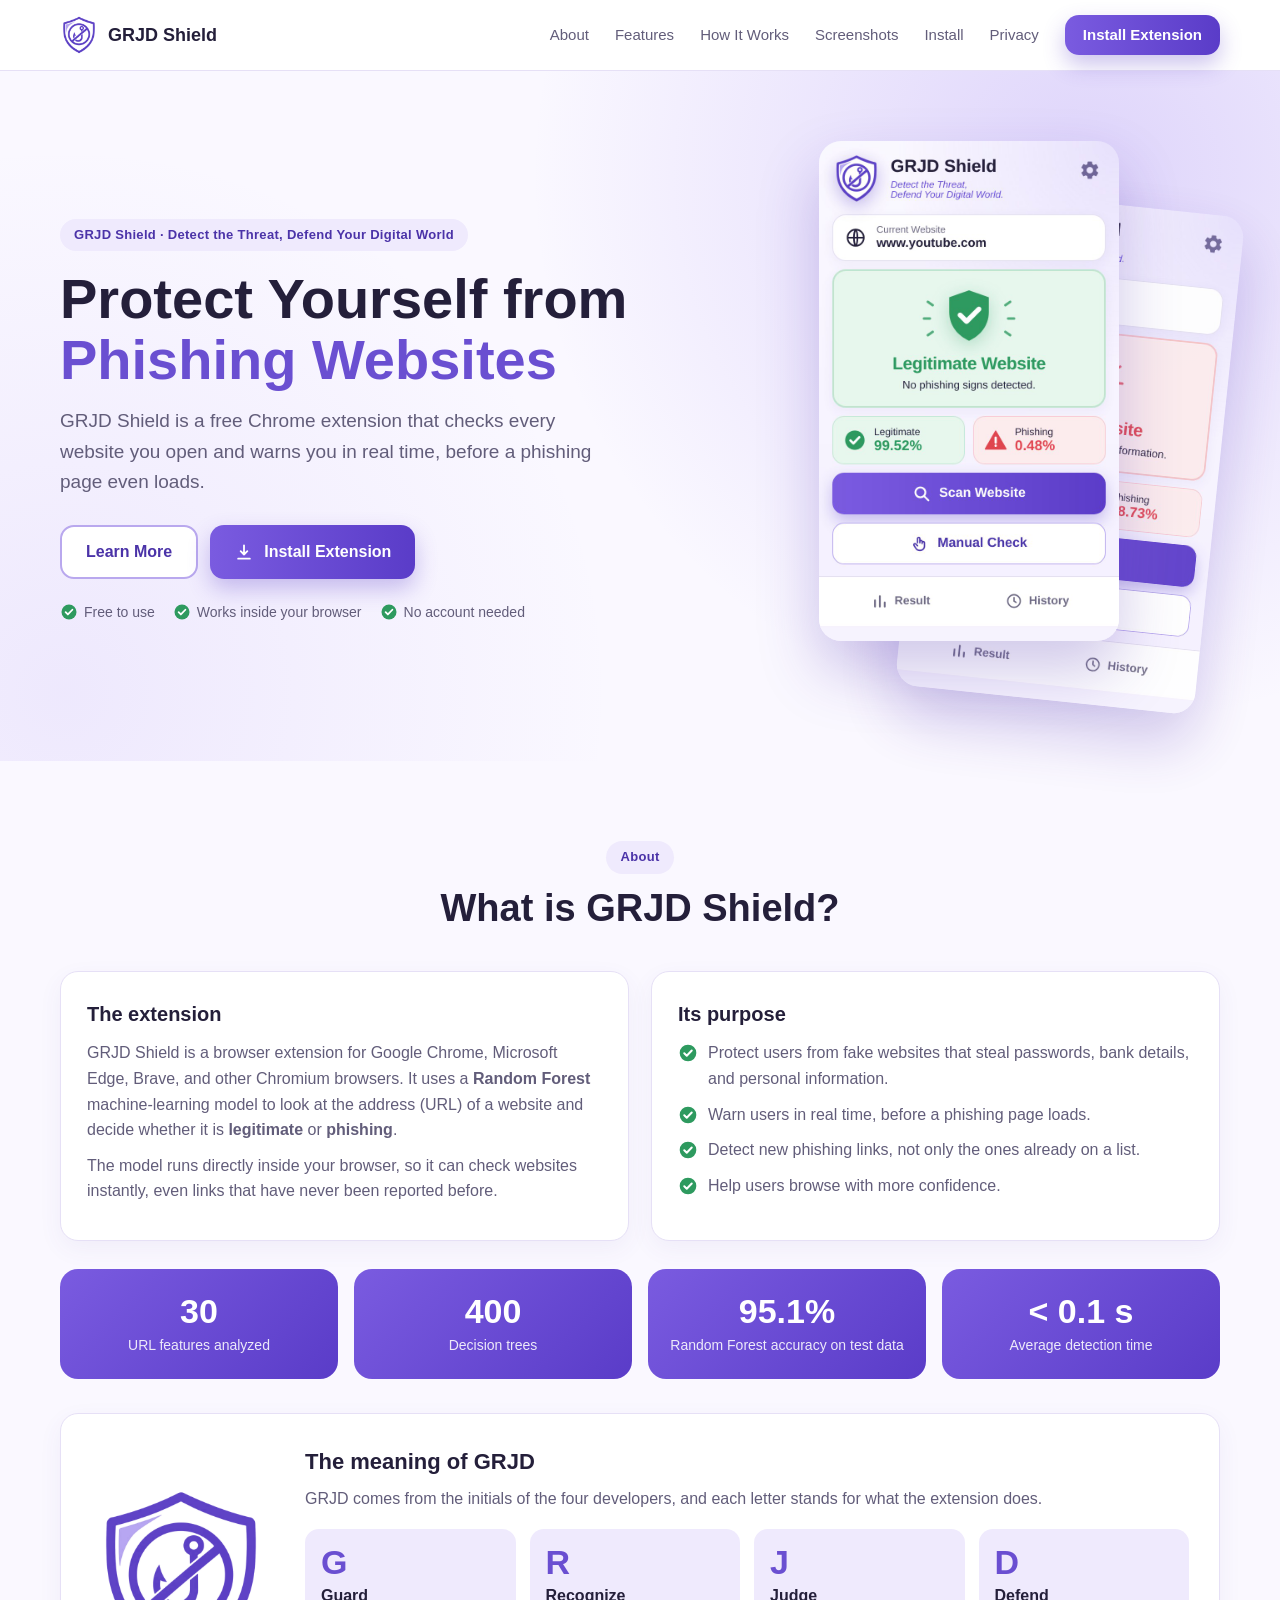
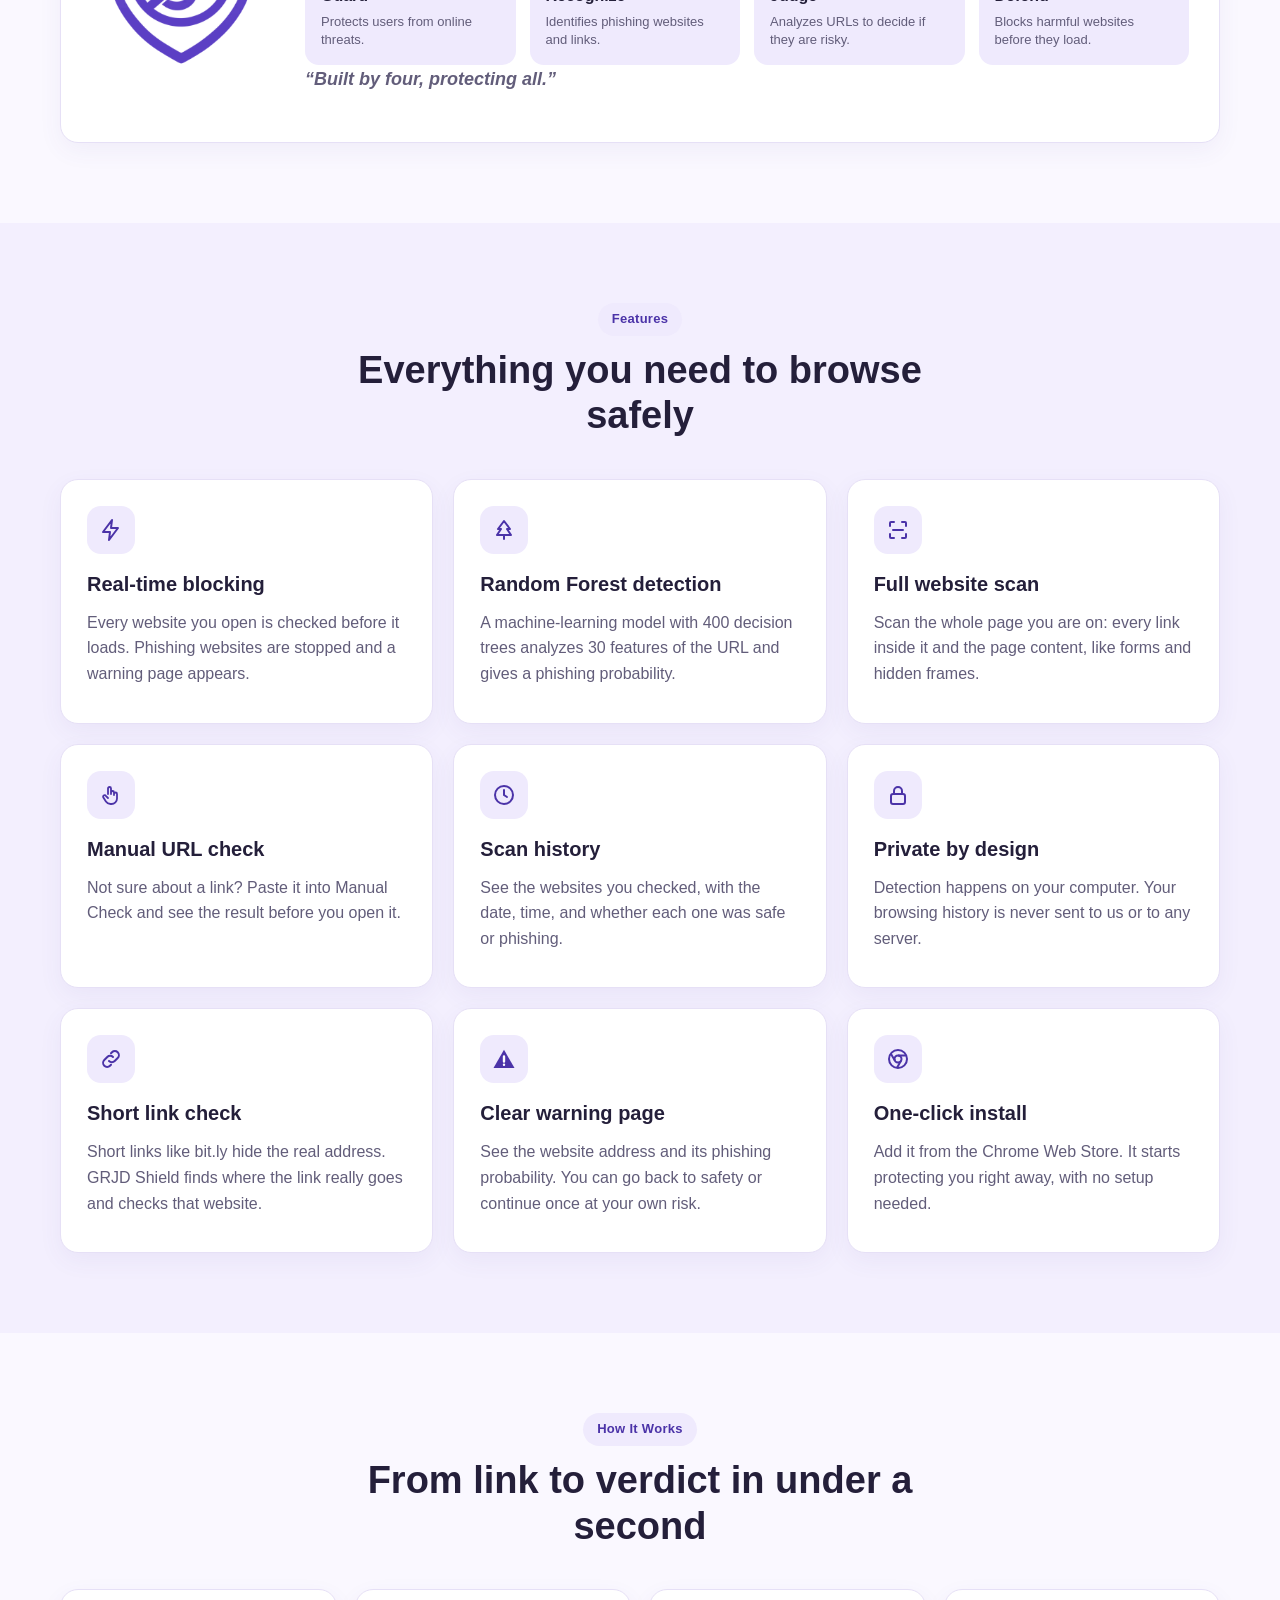
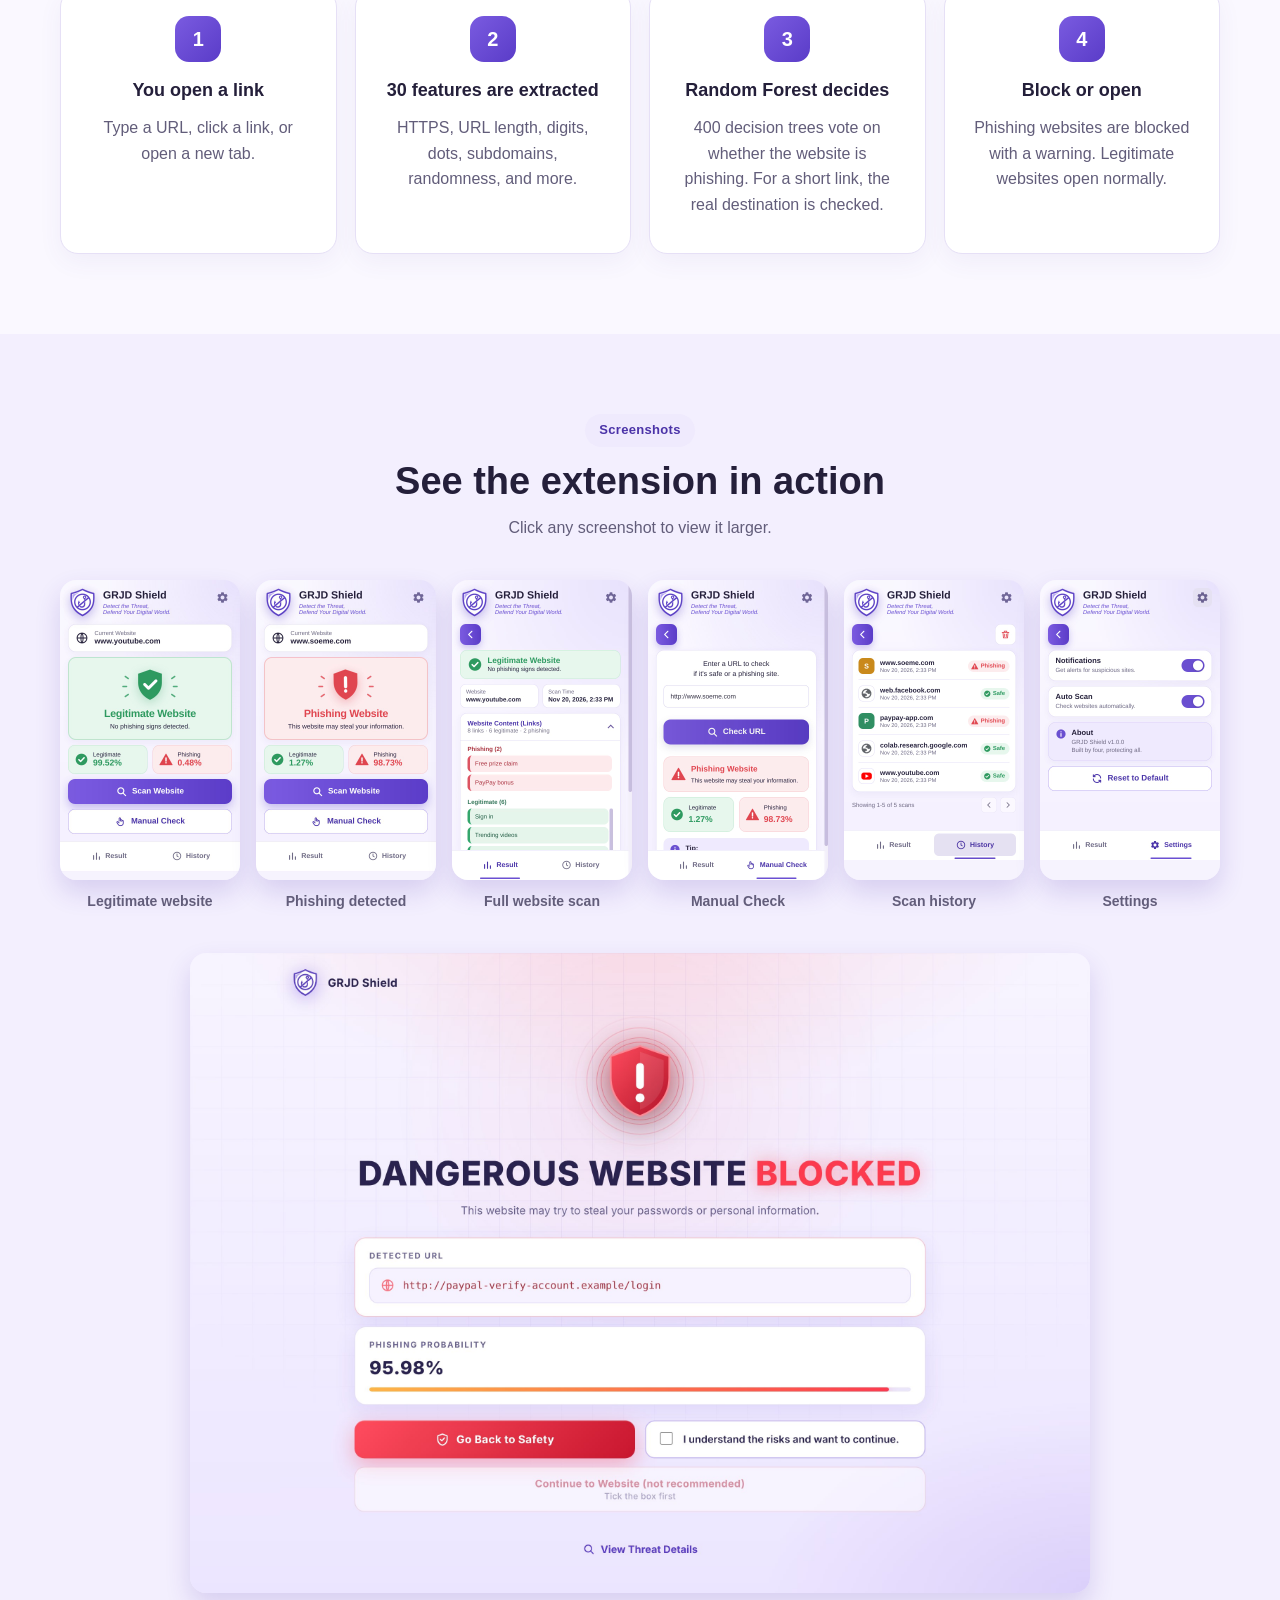
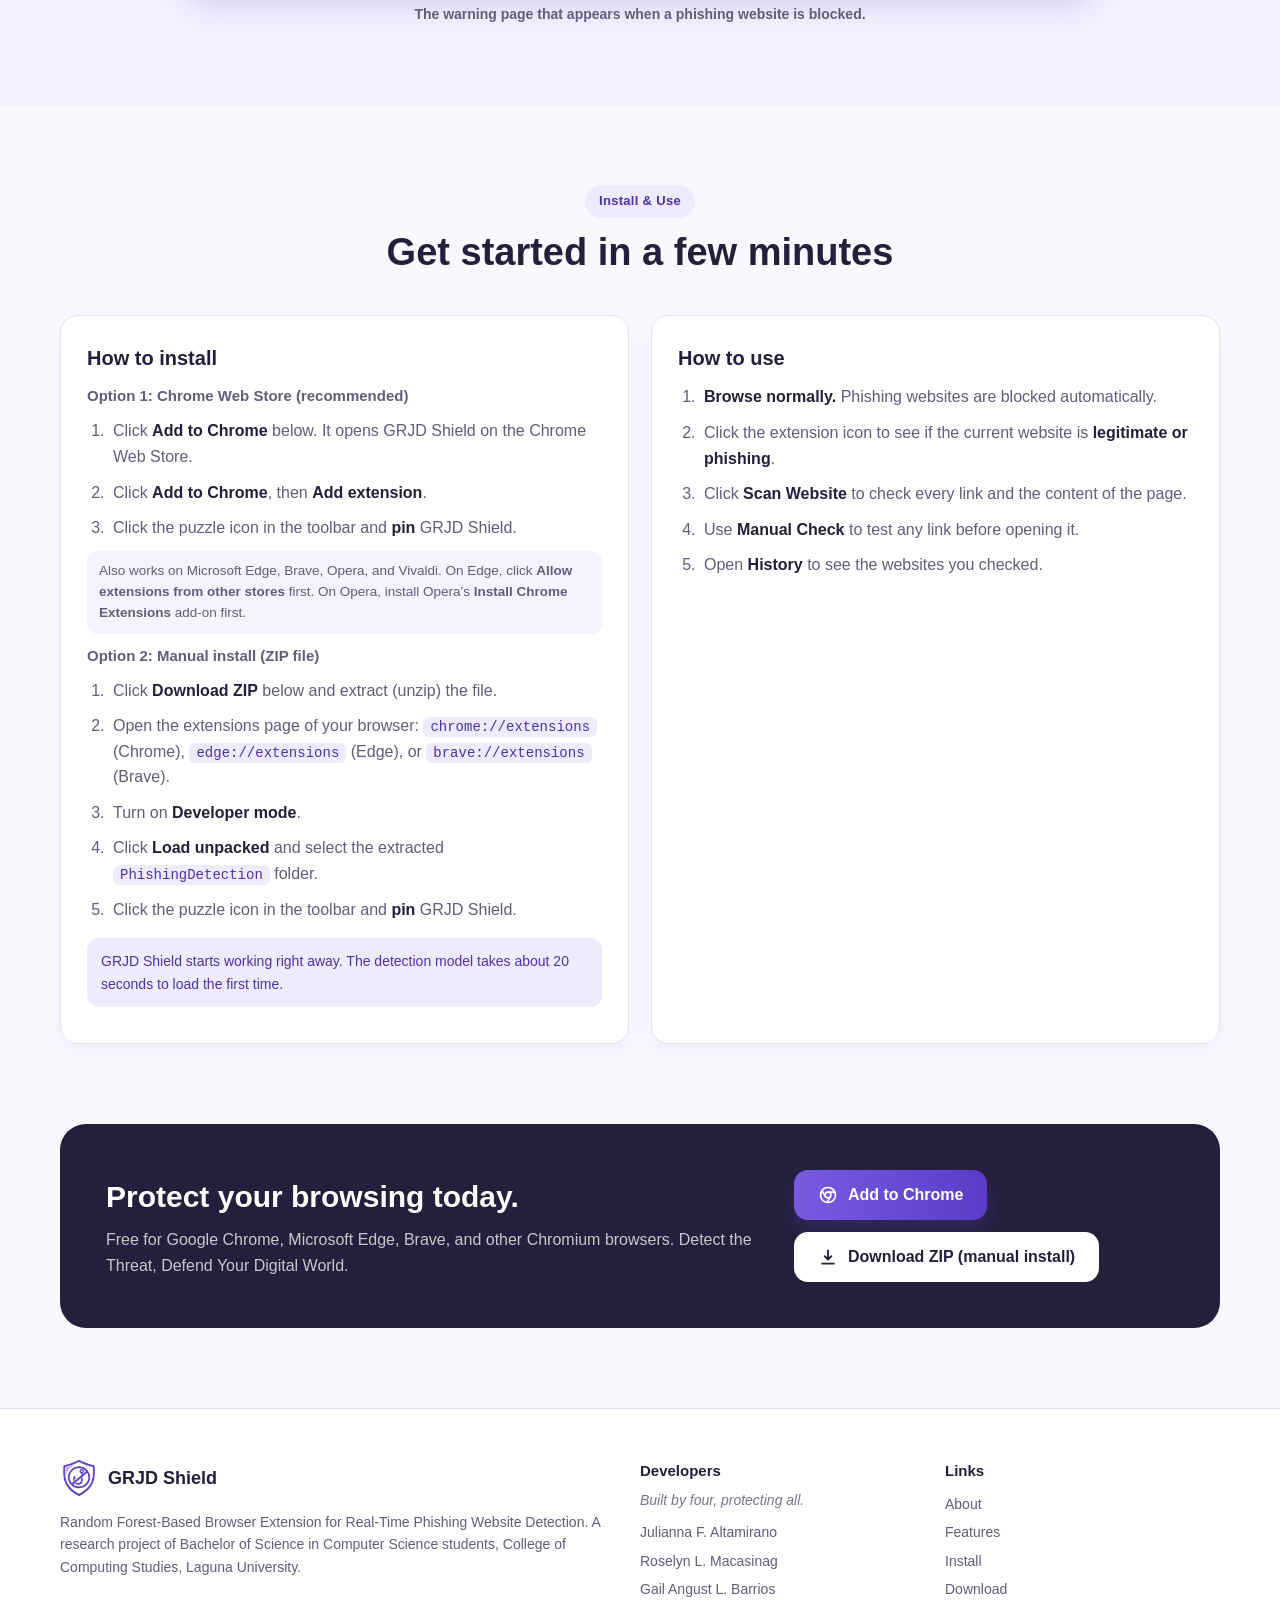
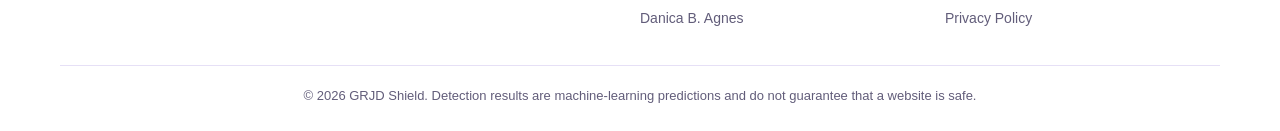
<file: index.html>
<!DOCTYPE html>
<html lang="en">
<head>
    <meta charset="UTF-8">
    <meta name="viewport" content="width=device-width, initial-scale=1.0">
    <title>GRJD Shield | Detect the Threat, Defend Your Digital World</title>
    <meta name="description" content="GRJD Shield is a free Chrome extension that uses a Random Forest model to detect and block phishing websites in real time, before the page loads.">
    <link rel="icon" href="images/icon.png">
    <link rel="stylesheet" href="style.css">
</head>
<body>

    <!-- ================= SVG ICONS ================= -->
    <svg width="0" height="0" style="position:absolute" aria-hidden="true">
        <defs>
            <linearGradient id="gShield" x1="0" y1="0" x2="1" y2="1">
                <stop offset="0" stop-color="#8a6be0"/>
                <stop offset="1" stop-color="#5b3fc4"/>
            </linearGradient>
        </defs>
        <symbol id="i-logo" viewBox="0 0 64 72"><path d="M32 2 60 12v22c0 18-12 31-28 36C16 65 4 52 4 34V12Z" fill="url(#gShield)"/><path d="M32 9 53 17v17c0 14-9 24-21 29Z" fill="#fff" opacity=".14"/><rect x="21" y="32" width="22" height="18" rx="3.5" fill="#fff"/><path d="M25 32v-5a7 7 0 0 1 14 0v5" fill="none" stroke="#fff" stroke-width="3.6"/><circle cx="32" cy="40" r="2.6" fill="#5b3fc4"/><path d="M32 41v4.5" stroke="#5b3fc4" stroke-width="2.4" stroke-linecap="round"/></symbol>
        <symbol id="i-bolt" viewBox="0 0 24 24"><path d="M13 2 4 14h7l-1 8 9-12h-7Z" fill="none" stroke="currentColor" stroke-width="2" stroke-linejoin="round"/></symbol>
        <symbol id="i-tree" viewBox="0 0 24 24"><path d="M12 3 6 11h3l-4 6h14l-4-6h3Zm0 14v4" fill="none" stroke="currentColor" stroke-width="2" stroke-linejoin="round" stroke-linecap="round"/></symbol>
        <symbol id="i-scan" viewBox="0 0 24 24"><path d="M4 8V5a1 1 0 0 1 1-1h3M16 4h3a1 1 0 0 1 1 1v3M20 16v3a1 1 0 0 1-1 1h-3M8 20H5a1 1 0 0 1-1-1v-3M7 12h10" fill="none" stroke="currentColor" stroke-width="2" stroke-linecap="round"/></symbol>
        <symbol id="i-hand" viewBox="0 0 24 24"><path d="M9 11V5.5a1.5 1.5 0 0 1 3 0V11m0-1.5a1.5 1.5 0 0 1 3 0V12m0-1a1.5 1.5 0 0 1 3 0v4.5A5.5 5.5 0 0 1 12.5 21h-1a5.5 5.5 0 0 1-4.6-2.5L4.4 14.6a1.5 1.5 0 0 1 2.4-1.8L9 15" fill="none" stroke="currentColor" stroke-width="1.8" stroke-linecap="round" stroke-linejoin="round"/></symbol>
        <symbol id="i-clock" viewBox="0 0 24 24"><circle cx="12" cy="12" r="9" fill="none" stroke="currentColor" stroke-width="2"/><path d="M12 7v5l3 2" fill="none" stroke="currentColor" stroke-width="2" stroke-linecap="round"/></symbol>
        <symbol id="i-lock" viewBox="0 0 24 24"><rect x="5" y="11" width="14" height="10" rx="2" fill="none" stroke="currentColor" stroke-width="2"/><path d="M8 11V8a4 4 0 0 1 8 0v3" fill="none" stroke="currentColor" stroke-width="2"/></symbol>
        <symbol id="i-check" viewBox="0 0 24 24"><circle cx="12" cy="12" r="10" fill="currentColor"/><path d="m7.5 12.3 3 3 6-6.3" fill="none" stroke="#fff" stroke-width="2.4" stroke-linecap="round" stroke-linejoin="round"/></symbol>
        <symbol id="i-alert" viewBox="0 0 24 24"><path d="M12 2.8 22.5 21H1.5Z" fill="currentColor"/><path d="M12 9.5v5M12 17.6v.1" stroke="#fff" stroke-width="2.4" stroke-linecap="round"/></symbol>
        <symbol id="i-download" viewBox="0 0 24 24"><path d="M12 4v11m0 0-4-4m4 4 4-4M5 20h14" fill="none" stroke="currentColor" stroke-width="2.2" stroke-linecap="round" stroke-linejoin="round"/></symbol>
        <symbol id="i-chrome" viewBox="0 0 24 24"><circle cx="12" cy="12" r="9" fill="none" stroke="currentColor" stroke-width="2"/><circle cx="12" cy="12" r="3.5" fill="none" stroke="currentColor" stroke-width="2"/><path d="M12 8.5h8M9 13.8 5 7M15 13.8l-4 7" stroke="currentColor" stroke-width="2"/></symbol>
        <symbol id="i-link" viewBox="0 0 24 24"><path d="M10 14a4 4 0 0 0 5.7 0l3-3a4 4 0 0 0-5.7-5.7l-1 1M14 10a4 4 0 0 0-5.7 0l-3 3a4 4 0 0 0 5.7 5.7l1-1" fill="none" stroke="currentColor" stroke-width="2" stroke-linecap="round" stroke-linejoin="round"/></symbol>
        <symbol id="i-menu" viewBox="0 0 24 24"><path d="M4 7h16M4 12h16M4 17h16" stroke="currentColor" stroke-width="2.2" stroke-linecap="round"/></symbol>
    </svg>

    <!-- ================= NAVIGATION ================= -->
    <header class="nav">
        <div class="wrap nav-inner">
            <a href="#top" class="brand">
                <img class="brand-logo" src="images/logo.png" alt="GRJD Shield logo">
                <span>GRJD Shield</span>
            </a>
            <button class="menu-btn" id="menuBtn" type="button" aria-label="Open menu" aria-expanded="false">
                <svg><use href="#i-menu"/></svg>
            </button>
            <nav class="links" id="navLinks">
                <a href="#about">About</a>
                <a href="#features">Features</a>
                <a href="#how">How It Works</a>
                <a href="#screenshots">Screenshots</a>
                <a href="#install">Install</a>
                <a href="privacy.html">Privacy</a>
                <a href="#download" class="btn btn-primary btn-small">Install Extension</a>
            </nav>
        </div>
    </header>

    <main id="top">

        <!-- ================= HERO ================= -->
        <section class="hero">
            <div class="wrap hero-inner">
                <div class="hero-text">
                    <span class="pill">GRJD Shield · Detect the Threat, Defend Your Digital World</span>
                    <h1>Protect Yourself from <span>Phishing Websites</span></h1>
                    <p class="lead">
                        GRJD Shield is a free Chrome extension that checks every
                        website you open and warns you in real time, before a phishing page even loads.
                    </p>
                    <div class="hero-buttons">
                        <a href="#about" class="btn btn-outline">Learn More</a>
                        <a href="#download" class="btn btn-primary">
                            <svg aria-hidden="true"><use href="#i-download"/></svg>
                            Install Extension
                        </a>
                    </div>
                    <ul class="hero-points">
                        <li><svg aria-hidden="true"><use href="#i-check"/></svg>Free to use</li>
                        <li><svg aria-hidden="true"><use href="#i-check"/></svg>Works inside your browser</li>
                        <li><svg aria-hidden="true"><use href="#i-check"/></svg>No account needed</li>
                    </ul>
                </div>

                <div class="hero-visual" aria-hidden="true">
                    <img class="shot shot-back" src="images/popup-phishing.jpg" alt="">
                    <img class="shot shot-front" src="images/popup-home.jpg" alt="">
                </div>
            </div>
        </section>

        <!-- ================= ABOUT / PURPOSE ================= -->
        <section class="section" id="about">
            <div class="wrap">
                <div class="section-head">
                    <span class="eyebrow">About</span>
                    <h2>What is GRJD Shield?</h2>
                </div>

                <div class="about-grid">
                    <div class="card about-card">
                        <h3>The extension</h3>
                        <p>
                            GRJD Shield is a browser extension for Google Chrome, Microsoft Edge, Brave, and other Chromium browsers.
                            It uses a <strong>Random Forest</strong> machine-learning model to look at
                            the address (URL) of a website and decide whether it is
                            <strong>legitimate</strong> or <strong>phishing</strong>.
                        </p>
                        <p>
                            The model runs directly inside your browser, so it can check websites
                            instantly, even links that have never been reported before.
                        </p>
                    </div>

                    <div class="card about-card">
                        <h3>Its purpose</h3>
                        <ul class="check-list">
                            <li><svg aria-hidden="true"><use href="#i-check"/></svg>Protect users from fake websites that steal passwords, bank details, and personal information.</li>
                            <li><svg aria-hidden="true"><use href="#i-check"/></svg>Warn users in real time, before a phishing page loads.</li>
                            <li><svg aria-hidden="true"><use href="#i-check"/></svg>Detect new phishing links, not only the ones already on a list.</li>
                            <li><svg aria-hidden="true"><use href="#i-check"/></svg>Help users browse with more confidence.</li>
                        </ul>
                    </div>
                </div>

                <div class="stats">
                    <div class="stat"><strong>30</strong><span>URL features analyzed</span></div>
                    <div class="stat"><strong>400</strong><span>Decision trees</span></div>
                    <div class="stat"><strong>95.1%</strong><span>Random Forest accuracy on test data</span></div>
                    <div class="stat"><strong>&lt; 0.1 s</strong><span>Average detection time</span></div>
                </div>

                <div class="name-block">
                    <img class="name-logo" src="images/logo.png" alt="GRJD Shield logo">
                    <div class="name-text">
                        <h3>The meaning of GRJD</h3>
                        <p>GRJD comes from the initials of the four developers, and each letter stands for what the extension does.</p>
                        <div class="letters">
                            <div class="letter"><strong>G</strong><span>Guard</span><small>Protects users from online threats.</small></div>
                            <div class="letter"><strong>R</strong><span>Recognize</span><small>Identifies phishing websites and links.</small></div>
                            <div class="letter"><strong>J</strong><span>Judge</span><small>Analyzes URLs to decide if they are risky.</small></div>
                            <div class="letter"><strong>D</strong><span>Defend</span><small>Blocks harmful websites before they load.</small></div>
                        </div>
                        <p class="name-tag">&ldquo;Built by four, protecting all.&rdquo;</p>
                    </div>
                </div>
            </div>
        </section>

        <!-- ================= FEATURES ================= -->
        <section class="section section-tint" id="features">
            <div class="wrap">
                <div class="section-head">
                    <span class="eyebrow">Features</span>
                    <h2>Everything you need to browse safely</h2>
                </div>

                <div class="feature-grid">
                    <article class="card feature">
                        <span class="feature-icon"><svg aria-hidden="true"><use href="#i-bolt"/></svg></span>
                        <h3>Real-time blocking</h3>
                        <p>Every website you open is checked before it loads. Phishing websites are stopped and a warning page appears.</p>
                    </article>
                    <article class="card feature">
                        <span class="feature-icon"><svg aria-hidden="true"><use href="#i-tree"/></svg></span>
                        <h3>Random Forest detection</h3>
                        <p>A machine-learning model with 400 decision trees analyzes 30 features of the URL and gives a phishing probability.</p>
                    </article>
                    <article class="card feature">
                        <span class="feature-icon"><svg aria-hidden="true"><use href="#i-scan"/></svg></span>
                        <h3>Full website scan</h3>
                        <p>Scan the whole page you are on: every link inside it and the page content, like forms and hidden frames.</p>
                    </article>
                    <article class="card feature">
                        <span class="feature-icon"><svg aria-hidden="true"><use href="#i-hand"/></svg></span>
                        <h3>Manual URL check</h3>
                        <p>Not sure about a link? Paste it into Manual Check and see the result before you open it.</p>
                    </article>
                    <article class="card feature">
                        <span class="feature-icon"><svg aria-hidden="true"><use href="#i-clock"/></svg></span>
                        <h3>Scan history</h3>
                        <p>See the websites you checked, with the date, time, and whether each one was safe or phishing.</p>
                    </article>
                    <article class="card feature">
                        <span class="feature-icon"><svg aria-hidden="true"><use href="#i-lock"/></svg></span>
                        <h3>Private by design</h3>
                        <p>Detection happens on your computer. Your browsing history is never sent to us or to any server.</p>
                    </article>
                    <article class="card feature">
                        <span class="feature-icon"><svg aria-hidden="true"><use href="#i-link"/></svg></span>
                        <h3>Short link check</h3>
                        <p>Short links like bit.ly hide the real address. GRJD Shield finds where the link really goes and checks that website.</p>
                    </article>
                    <article class="card feature">
                        <span class="feature-icon"><svg aria-hidden="true"><use href="#i-alert"/></svg></span>
                        <h3>Clear warning page</h3>
                        <p>See the website address and its phishing probability. You can go back to safety or continue once at your own risk.</p>
                    </article>
                    <article class="card feature">
                        <span class="feature-icon"><svg aria-hidden="true"><use href="#i-chrome"/></svg></span>
                        <h3>One-click install</h3>
                        <p>Add it from the Chrome Web Store. It starts protecting you right away, with no setup needed.</p>
                    </article>
                </div>
            </div>
        </section>

        <!-- ================= HOW IT WORKS ================= -->
        <section class="section" id="how">
            <div class="wrap">
                <div class="section-head">
                    <span class="eyebrow">How It Works</span>
                    <h2>From link to verdict in under a second</h2>
                </div>

                <ol class="steps">
                    <li class="card step">
                        <span class="step-num">1</span>
                        <h3>You open a link</h3>
                        <p>Type a URL, click a link, or open a new tab.</p>
                    </li>
                    <li class="card step">
                        <span class="step-num">2</span>
                        <h3>30 features are extracted</h3>
                        <p>HTTPS, URL length, digits, dots, subdomains, randomness, and more.</p>
                    </li>
                    <li class="card step">
                        <span class="step-num">3</span>
                        <h3>Random Forest decides</h3>
                        <p>400 decision trees vote on whether the website is phishing. For a short link, the real destination is checked.</p>
                    </li>
                    <li class="card step">
                        <span class="step-num">4</span>
                        <h3>Block or open</h3>
                        <p>Phishing websites are blocked with a warning. Legitimate websites open normally.</p>
                    </li>
                </ol>
            </div>
        </section>

        <!-- ================= SCREENSHOTS ================= -->
        <section class="section section-tint" id="screenshots">
            <div class="wrap">
                <div class="section-head">
                    <span class="eyebrow">Screenshots</span>
                    <h2>See the extension in action</h2>
                    <p class="sub">Click any screenshot to view it larger.</p>
                </div>

                <div class="gallery">
                    <figure><img src="images/popup-home.jpg" alt="Extension popup showing a legitimate website"><figcaption>Legitimate website</figcaption></figure>
                    <figure><img src="images/popup-phishing.jpg" alt="Extension popup showing a phishing website"><figcaption>Phishing detected</figcaption></figure>
                    <figure><img src="images/popup-scan.jpg" alt="Scan result showing the links inside a website"><figcaption>Full website scan</figcaption></figure>
                    <figure><img src="images/popup-manual.jpg" alt="Manual Check of a URL"><figcaption>Manual Check</figcaption></figure>
                    <figure><img src="images/popup-history.jpg" alt="Scan history list"><figcaption>Scan history</figcaption></figure>
                    <figure><img src="images/popup-settings.jpg" alt="Settings page"><figcaption>Settings</figcaption></figure>
                </div>

                <figure class="wide-shot">
                    <img src="images/warning-page-v3.jpg" alt="Warning page shown when a phishing website is blocked">
                    <figcaption>The warning page that appears when a phishing website is blocked.</figcaption>
                </figure>
            </div>
        </section>

        <!-- ================= INSTALL & USE ================= -->
        <section class="section" id="install">
            <div class="wrap">
                <div class="section-head">
                    <span class="eyebrow">Install &amp; Use</span>
                    <h2>Get started in a few minutes</h2>
                </div>

                <div class="install-grid">
                    <div class="card">
                        <h3>How to install</h3>

                        <p class="install-sub"><strong>Option 1: Chrome Web Store (recommended)</strong></p>
                        <ol class="num-list">
                            <li>Click <strong>Add to Chrome</strong> below. It opens GRJD Shield on the Chrome Web Store.</li>
                            <li>Click <strong>Add to Chrome</strong>, then <strong>Add extension</strong>.</li>
                            <li>Click the puzzle icon in the toolbar and <strong>pin</strong> GRJD Shield.</li>
                        </ol>
                        <p class="install-hint">Also works on Microsoft Edge, Brave, Opera, and Vivaldi. On Edge, click <strong>Allow extensions from other stores</strong> first. On Opera, install Opera's <strong>Install Chrome Extensions</strong> add-on first.</p>

                        <p class="install-sub"><strong>Option 2: Manual install (ZIP file)</strong></p>
                        <ol class="num-list">
                            <li>Click <strong>Download ZIP</strong> below and extract (unzip) the file.</li>
                            <li>Open the extensions page of your browser: <code>chrome://extensions</code> (Chrome), <code>edge://extensions</code> (Edge), or <code>brave://extensions</code> (Brave).</li>
                            <li>Turn on <strong>Developer mode</strong>.</li>
                            <li>Click <strong>Load unpacked</strong> and select the extracted <code>PhishingDetection</code> folder.</li>
                            <li>Click the puzzle icon in the toolbar and <strong>pin</strong> GRJD Shield.</li>
                        </ol>

                        <p class="note">GRJD Shield starts working right away. The detection model takes about 20 seconds to load the first time.</p>
                    </div>

                    <div class="card">
                        <h3>How to use</h3>
                        <ol class="num-list">
                            <li><strong>Browse normally.</strong> Phishing websites are blocked automatically.</li>
                            <li>Click the extension icon to see if the current website is <strong>legitimate or phishing</strong>.</li>
                            <li>Click <strong>Scan Website</strong> to check every link and the content of the page.</li>
                            <li>Use <strong>Manual Check</strong> to test any link before opening it.</li>
                            <li>Open <strong>History</strong> to see the websites you checked.</li>
                        </ol>
                    </div>
                </div>
            </div>
        </section>

        <!-- ================= DOWNLOAD ================= -->
        <section class="download" id="download">
            <div class="wrap download-inner">
                <div>
                    <h2>Protect your browsing today.</h2>
                    <p>Free for Google Chrome, Microsoft Edge, Brave, and other Chromium browsers. Detect the Threat, Defend Your Digital World.</p>
                </div>
                <div class="download-buttons">
                    <!-- The Chrome Web Store link is set in script.js (CHROME_WEB_STORE_URL) -->
                    <a href="#download" class="btn btn-primary is-disabled" id="storeButton" aria-disabled="true" target="_blank" rel="noopener">
                        <svg aria-hidden="true"><use href="#i-chrome"/></svg>
                        <span id="storeButtonText">Add to Chrome</span>
                    </a>
                    <!-- PALITAN: ilagay ang zip ng extension sa downloads/PhishingDetection.zip -->
                    <a href="downloads/PhishingDetection.zip" class="btn btn-light" download>
                        <svg aria-hidden="true"><use href="#i-download"/></svg>
                        Download ZIP (manual install)
                    </a>
                </div>
            </div>
        </section>
    </main>

    <!-- ================= FOOTER ================= -->
    <footer class="footer">
        <div class="wrap footer-inner">
            <div class="footer-brand">
                <a href="#top" class="brand">
                    <img class="brand-logo" src="images/logo.png" alt="GRJD Shield logo">
                    <span>GRJD Shield</span>
                </a>
                <p>
                    Random Forest-Based Browser Extension for Real-Time Phishing Website Detection.
                    A research project of Bachelor of Science in Computer Science students,
                    College of Computing Studies, Laguna University.
                </p>
            </div>
            <div>
                <h4>Developers</h4>
                <p class="footer-tag">Built by four, protecting all.</p>
                <ul>
                    <li>Julianna F. Altamirano</li>
                    <li>Roselyn L. Macasinag</li>
                    <li>Gail Angust L. Barrios</li>
                    <li>Danica B. Agnes</li>
                </ul>
            </div>
            <div>
                <h4>Links</h4>
                <ul>
                    <li><a href="#about">About</a></li>
                    <li><a href="#features">Features</a></li>
                    <li><a href="#install">Install</a></li>
                    <li><a href="#download">Download</a></li>
                    <li><a href="privacy.html">Privacy Policy</a></li>
                </ul>
            </div>
        </div>
        <p class="copyright">&copy; <span id="year">2026</span> GRJD Shield. Detection results are machine-learning predictions and do not guarantee that a website is safe.</p>
    </footer>

    <!-- screenshot viewer -->
    <div class="lightbox" id="lightbox" hidden>
        <button type="button" class="lightbox-close" id="lightboxClose" aria-label="Close">&times;</button>
        <img id="lightboxImg" alt="">
    </div>

    <script src="script.js"></script>
</body>
</html>
</file>
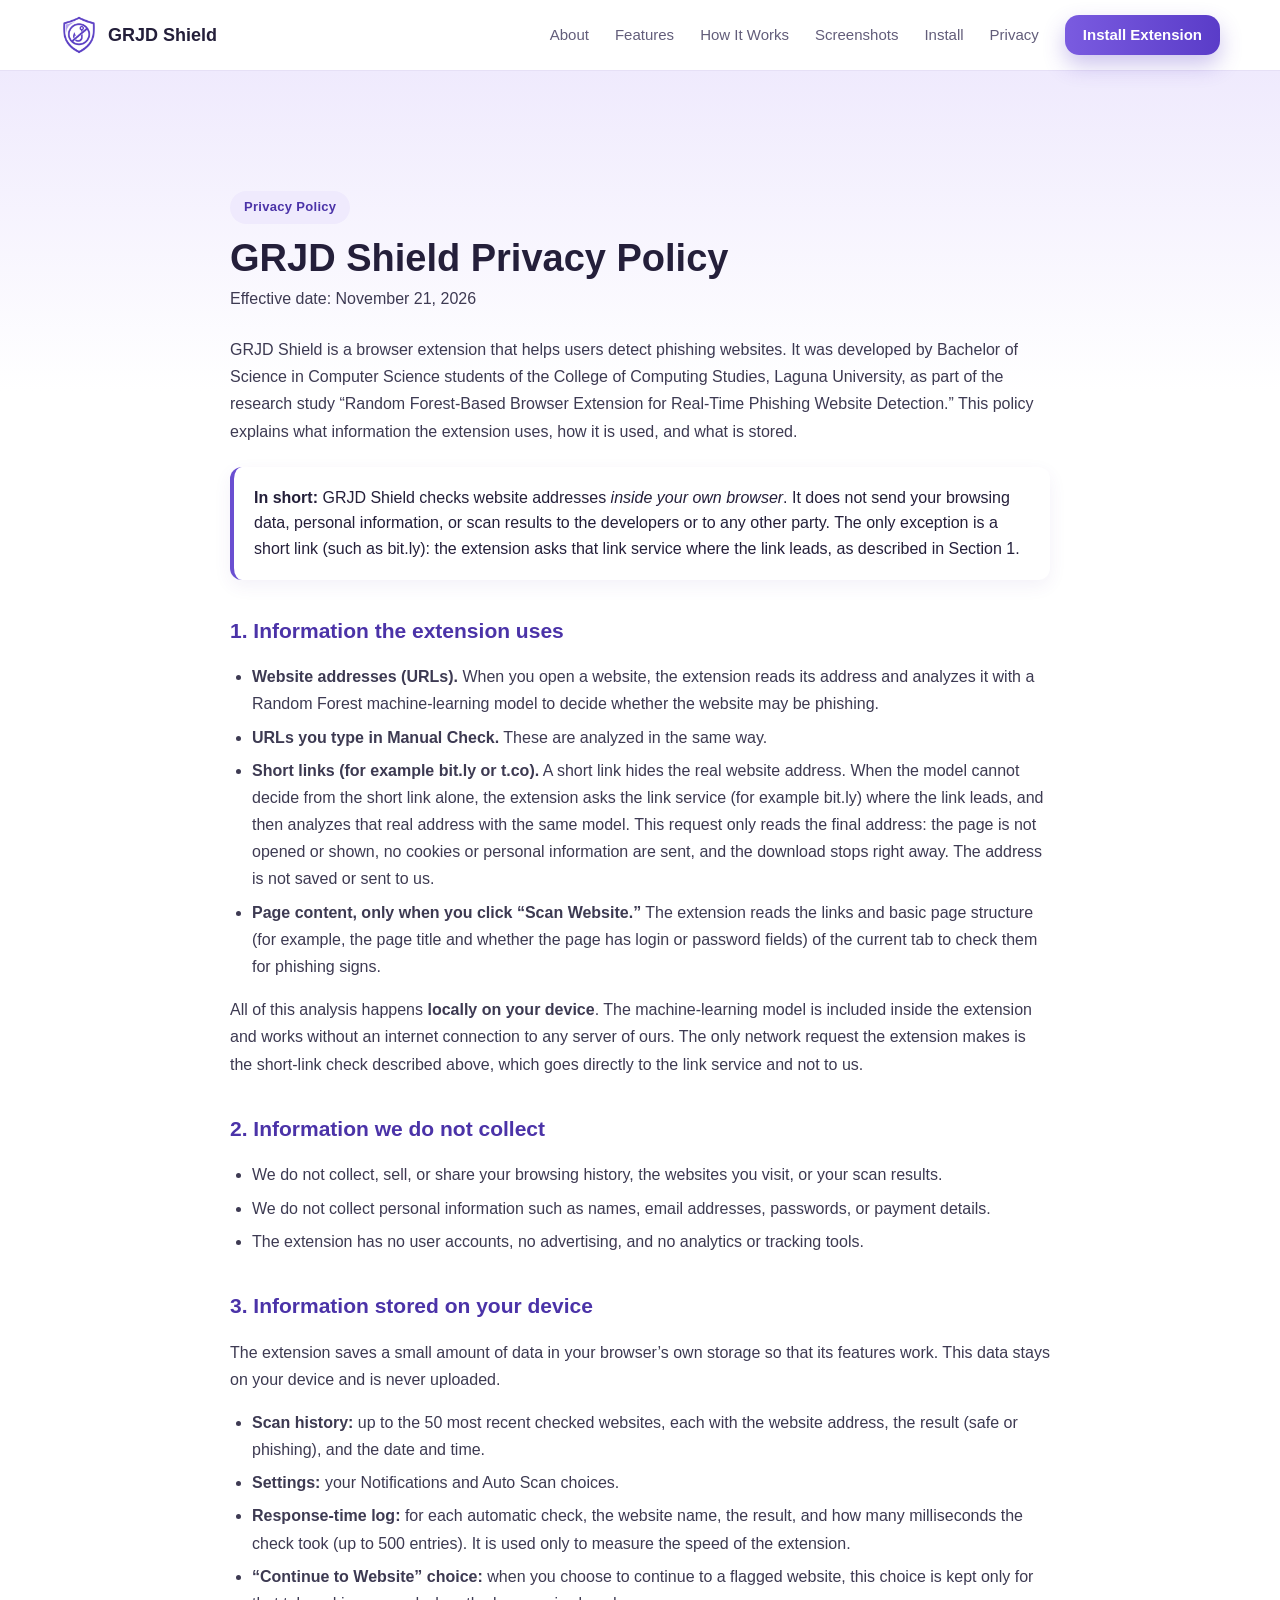
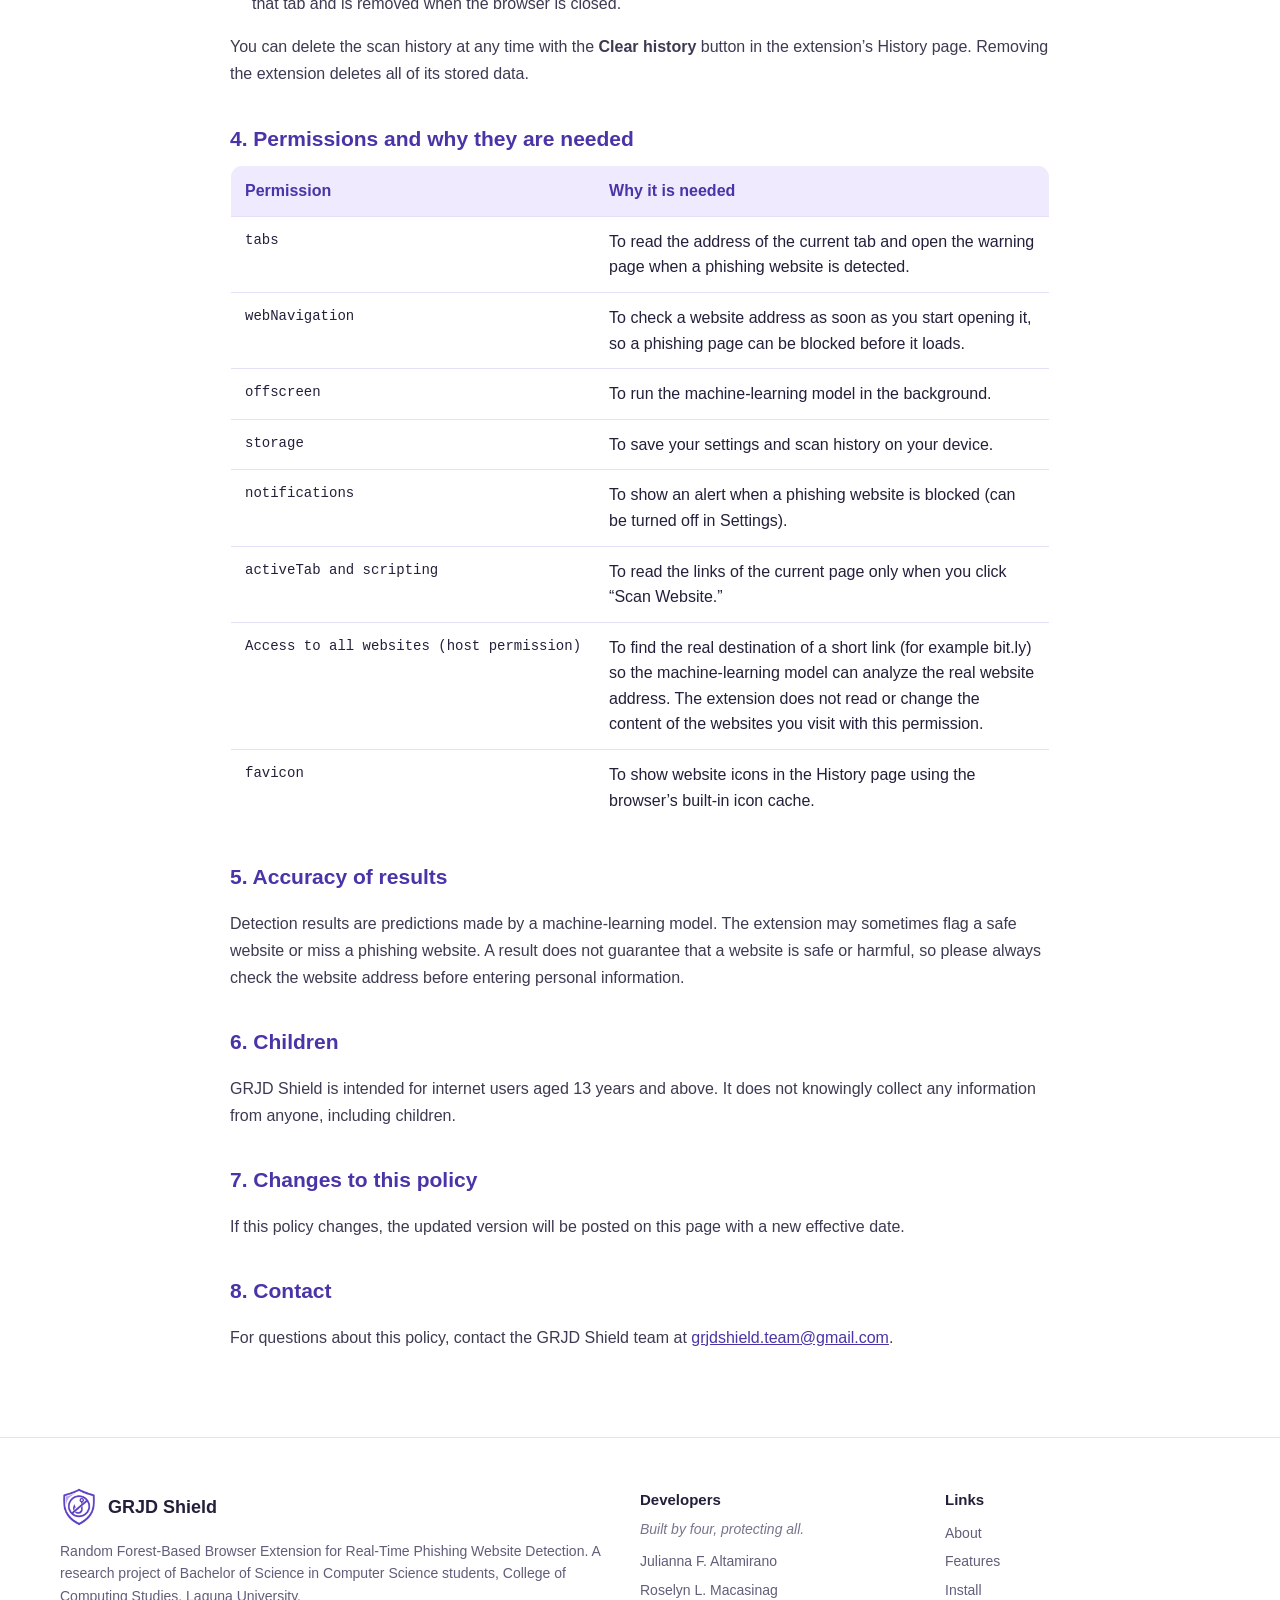
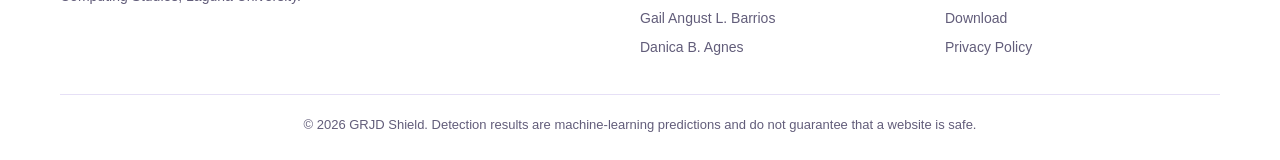
<file: privacy.html>
<!DOCTYPE html>
<html lang="en">
<head>
    <meta charset="UTF-8">
    <meta name="viewport" content="width=device-width, initial-scale=1.0">
    <title>Privacy Policy | GRJD Shield</title>
    <meta name="description" content="GRJD Shield is a free Chrome extension that uses a Random Forest model to detect and block phishing websites in real time, before the page loads.">
    <link rel="icon" href="images/icon.png">
    <link rel="stylesheet" href="style.css">
</head>
<body>

    <!-- ================= SVG ICONS ================= -->
    <svg width="0" height="0" style="position:absolute" aria-hidden="true">
        <defs>
            <linearGradient id="gShield" x1="0" y1="0" x2="1" y2="1">
                <stop offset="0" stop-color="#8a6be0"/>
                <stop offset="1" stop-color="#5b3fc4"/>
            </linearGradient>
        </defs>
        <symbol id="i-logo" viewBox="0 0 64 72"><path d="M32 2 60 12v22c0 18-12 31-28 36C16 65 4 52 4 34V12Z" fill="url(#gShield)"/><path d="M32 9 53 17v17c0 14-9 24-21 29Z" fill="#fff" opacity=".14"/><rect x="21" y="32" width="22" height="18" rx="3.5" fill="#fff"/><path d="M25 32v-5a7 7 0 0 1 14 0v5" fill="none" stroke="#fff" stroke-width="3.6"/><circle cx="32" cy="40" r="2.6" fill="#5b3fc4"/><path d="M32 41v4.5" stroke="#5b3fc4" stroke-width="2.4" stroke-linecap="round"/></symbol>
        <symbol id="i-bolt" viewBox="0 0 24 24"><path d="M13 2 4 14h7l-1 8 9-12h-7Z" fill="none" stroke="currentColor" stroke-width="2" stroke-linejoin="round"/></symbol>
        <symbol id="i-tree" viewBox="0 0 24 24"><path d="M12 3 6 11h3l-4 6h14l-4-6h3Zm0 14v4" fill="none" stroke="currentColor" stroke-width="2" stroke-linejoin="round" stroke-linecap="round"/></symbol>
        <symbol id="i-scan" viewBox="0 0 24 24"><path d="M4 8V5a1 1 0 0 1 1-1h3M16 4h3a1 1 0 0 1 1 1v3M20 16v3a1 1 0 0 1-1 1h-3M8 20H5a1 1 0 0 1-1-1v-3M7 12h10" fill="none" stroke="currentColor" stroke-width="2" stroke-linecap="round"/></symbol>
        <symbol id="i-hand" viewBox="0 0 24 24"><path d="M9 11V5.5a1.5 1.5 0 0 1 3 0V11m0-1.5a1.5 1.5 0 0 1 3 0V12m0-1a1.5 1.5 0 0 1 3 0v4.5A5.5 5.5 0 0 1 12.5 21h-1a5.5 5.5 0 0 1-4.6-2.5L4.4 14.6a1.5 1.5 0 0 1 2.4-1.8L9 15" fill="none" stroke="currentColor" stroke-width="1.8" stroke-linecap="round" stroke-linejoin="round"/></symbol>
        <symbol id="i-clock" viewBox="0 0 24 24"><circle cx="12" cy="12" r="9" fill="none" stroke="currentColor" stroke-width="2"/><path d="M12 7v5l3 2" fill="none" stroke="currentColor" stroke-width="2" stroke-linecap="round"/></symbol>
        <symbol id="i-lock" viewBox="0 0 24 24"><rect x="5" y="11" width="14" height="10" rx="2" fill="none" stroke="currentColor" stroke-width="2"/><path d="M8 11V8a4 4 0 0 1 8 0v3" fill="none" stroke="currentColor" stroke-width="2"/></symbol>
        <symbol id="i-check" viewBox="0 0 24 24"><circle cx="12" cy="12" r="10" fill="currentColor"/><path d="m7.5 12.3 3 3 6-6.3" fill="none" stroke="#fff" stroke-width="2.4" stroke-linecap="round" stroke-linejoin="round"/></symbol>
        <symbol id="i-alert" viewBox="0 0 24 24"><path d="M12 2.8 22.5 21H1.5Z" fill="currentColor"/><path d="M12 9.5v5M12 17.6v.1" stroke="#fff" stroke-width="2.4" stroke-linecap="round"/></symbol>
        <symbol id="i-download" viewBox="0 0 24 24"><path d="M12 4v11m0 0-4-4m4 4 4-4M5 20h14" fill="none" stroke="currentColor" stroke-width="2.2" stroke-linecap="round" stroke-linejoin="round"/></symbol>
        <symbol id="i-chrome" viewBox="0 0 24 24"><circle cx="12" cy="12" r="9" fill="none" stroke="currentColor" stroke-width="2"/><circle cx="12" cy="12" r="3.5" fill="none" stroke="currentColor" stroke-width="2"/><path d="M12 8.5h8M9 13.8 5 7M15 13.8l-4 7" stroke="currentColor" stroke-width="2"/></symbol>
        <symbol id="i-menu" viewBox="0 0 24 24"><path d="M4 7h16M4 12h16M4 17h16" stroke="currentColor" stroke-width="2.2" stroke-linecap="round"/></symbol>
    </svg>

    <!-- ================= NAVIGATION ================= -->
    <header class="nav">
        <div class="wrap nav-inner">
            <a href="index.html#top" class="brand">
                <img class="brand-logo" src="images/logo.png" alt="GRJD Shield logo">
                <span>GRJD Shield</span>
            </a>
            <button class="menu-btn" id="menuBtn" type="button" aria-label="Open menu" aria-expanded="false">
                <svg><use href="#i-menu"/></svg>
            </button>
            <nav class="links" id="navLinks">
                <a href="index.html#about">About</a>
                <a href="index.html#features">Features</a>
                <a href="index.html#how">How It Works</a>
                <a href="index.html#screenshots">Screenshots</a>
                <a href="index.html#install">Install</a>
                <a href="privacy.html">Privacy</a>
                <a href="index.html#download" class="btn btn-primary btn-small">Install Extension</a>
            </nav>
        </div>
    </header>

    <main class="policy-page" id="top">
        <div class="wrap policy">
            <span class="pill">Privacy Policy</span>
            <h1>GRJD Shield Privacy Policy</h1>
            <p class="policy-date">Effective date: November 21, 2026</p>

            <p>GRJD Shield is a browser extension that helps users detect phishing websites. It was developed by Bachelor of Science in Computer Science students of the College of Computing Studies, Laguna University, as part of the research study &ldquo;Random Forest-Based Browser Extension for Real-Time Phishing Website Detection.&rdquo; This policy explains what information the extension uses, how it is used, and what is stored.</p>

            <div class="policy-highlight">
                <strong>In short:</strong> GRJD Shield checks website addresses <em>inside your own browser</em>. It does not send your browsing data, personal information, or scan results to the developers or to any other party. The only exception is a short link (such as bit.ly): the extension asks that link service where the link leads, as described in Section 1.
            </div>

            <h2>1. Information the extension uses</h2>
            <ul>
                <li><strong>Website addresses (URLs).</strong> When you open a website, the extension reads its address and analyzes it with a Random Forest machine-learning model to decide whether the website may be phishing.</li>
                <li><strong>URLs you type in Manual Check.</strong> These are analyzed in the same way.</li>
                <li><strong>Short links (for example bit.ly or t.co).</strong> A short link hides the real website address. When the model cannot decide from the short link alone, the extension asks the link service (for example bit.ly) where the link leads, and then analyzes that real address with the same model. This request only reads the final address: the page is not opened or shown, no cookies or personal information are sent, and the download stops right away. The address is not saved or sent to us.</li>
                <li><strong>Page content, only when you click &ldquo;Scan Website.&rdquo;</strong> The extension reads the links and basic page structure (for example, the page title and whether the page has login or password fields) of the current tab to check them for phishing signs.</li>
            </ul>
            <p>All of this analysis happens <strong>locally on your device</strong>. The machine-learning model is included inside the extension and works without an internet connection to any server of ours. The only network request the extension makes is the short-link check described above, which goes directly to the link service and not to us.</p>

            <h2>2. Information we do not collect</h2>
            <ul>
                <li>We do not collect, sell, or share your browsing history, the websites you visit, or your scan results.</li>
                <li>We do not collect personal information such as names, email addresses, passwords, or payment details.</li>
                <li>The extension has no user accounts, no advertising, and no analytics or tracking tools.</li>
            </ul>

            <h2>3. Information stored on your device</h2>
            <p>The extension saves a small amount of data in your browser&rsquo;s own storage so that its features work. This data stays on your device and is never uploaded.</p>
            <ul>
                <li><strong>Scan history:</strong> up to the 50 most recent checked websites, each with the website address, the result (safe or phishing), and the date and time.</li>
                <li><strong>Settings:</strong> your Notifications and Auto Scan choices.</li>
                <li><strong>Response-time log:</strong> for each automatic check, the website name, the result, and how many milliseconds the check took (up to 500 entries). It is used only to measure the speed of the extension.</li>
                <li><strong>&ldquo;Continue to Website&rdquo; choice:</strong> when you choose to continue to a flagged website, this choice is kept only for that tab and is removed when the browser is closed.</li>
            </ul>
            <p>You can delete the scan history at any time with the <strong>Clear history</strong> button in the extension&rsquo;s History page. Removing the extension deletes all of its stored data.</p>

            <h2>4. Permissions and why they are needed</h2>
            <table class="policy-table">
                <thead><tr><th>Permission</th><th>Why it is needed</th></tr></thead>
                <tbody>
                    <tr><td>tabs</td><td>To read the address of the current tab and open the warning page when a phishing website is detected.</td></tr>
                    <tr><td>webNavigation</td><td>To check a website address as soon as you start opening it, so a phishing page can be blocked before it loads.</td></tr>
                    <tr><td>offscreen</td><td>To run the machine-learning model in the background.</td></tr>
                    <tr><td>storage</td><td>To save your settings and scan history on your device.</td></tr>
                    <tr><td>notifications</td><td>To show an alert when a phishing website is blocked (can be turned off in Settings).</td></tr>
                    <tr><td>activeTab and scripting</td><td>To read the links of the current page only when you click &ldquo;Scan Website.&rdquo;</td></tr>
                    <tr><td>Access to all websites (host permission)</td><td>To find the real destination of a short link (for example bit.ly) so the machine-learning model can analyze the real website address. The extension does not read or change the content of the websites you visit with this permission.</td></tr>
                    <tr><td>favicon</td><td>To show website icons in the History page using the browser&rsquo;s built-in icon cache.</td></tr>
                </tbody>
            </table>

            <h2>5. Accuracy of results</h2>
            <p>Detection results are predictions made by a machine-learning model. The extension may sometimes flag a safe website or miss a phishing website. A result does not guarantee that a website is safe or harmful, so please always check the website address before entering personal information.</p>

            <h2>6. Children</h2>
            <p>GRJD Shield is intended for internet users aged 13 years and above. It does not knowingly collect any information from anyone, including children.</p>

            <h2>7. Changes to this policy</h2>
            <p>If this policy changes, the updated version will be posted on this page with a new effective date.</p>

            <h2>8. Contact</h2>
            <p>For questions about this policy, contact the GRJD Shield team at <a href="mailto:grjdshield.team@gmail.com">grjdshield.team@gmail.com</a>.</p>
        </div>
    </main>

    <footer class="footer">
        <div class="wrap footer-inner">
            <div class="footer-brand">
                <a href="index.html#top" class="brand">
                    <img class="brand-logo" src="images/logo.png" alt="GRJD Shield logo">
                    <span>GRJD Shield</span>
                </a>
                <p>
                    Random Forest-Based Browser Extension for Real-Time Phishing Website Detection.
                    A research project of Bachelor of Science in Computer Science students,
                    College of Computing Studies, Laguna University.
                </p>
            </div>
            <div>
                <h4>Developers</h4>
                <p class="footer-tag">Built by four, protecting all.</p>
                <ul>
                    <li>Julianna F. Altamirano</li>
                    <li>Roselyn L. Macasinag</li>
                    <li>Gail Angust L. Barrios</li>
                    <li>Danica B. Agnes</li>
                </ul>
            </div>
            <div>
                <h4>Links</h4>
                <ul>
                    <li><a href="index.html#about">About</a></li>
                    <li><a href="index.html#features">Features</a></li>
                    <li><a href="index.html#install">Install</a></li>
                    <li><a href="index.html#download">Download</a></li>
                    <li><a href="privacy.html">Privacy Policy</a></li>
                </ul>
            </div>
        </div>
        <p class="copyright">&copy; <span id="year">2026</span> GRJD Shield. Detection results are machine-learning predictions and do not guarantee that a website is safe.</p>
    </footer>

    <script src="script.js"></script>
</body>
</html>
</file>
<file: style.css>
/* =====================================================
   PHISHING WEBSITE DETECTOR - LANDING PAGE
   Same colors as the Chrome extension
   ===================================================== */

:root {
    --purple: #6a4fd1;
    --purple-dark: #4b33a8;
    --purple-soft: #efeafd;
    --green: #2e9a5f;
    --red: #e0464f;
    --ink: #241f3a;
    --muted: #625d7a;
    --line: #e6e0f6;
    --bg: #faf8ff;
    --radius: 18px;
}

* {
    box-sizing: border-box;
}

html {
    scroll-behavior: smooth;
    scroll-padding-top: 80px;
}

body {
    margin: 0;
    font-family: "Segoe UI", Arial, Helvetica, sans-serif;
    color: var(--ink);
    background: var(--bg);
    line-height: 1.6;
}

img {
    max-width: 100%;
    display: block;
}

svg {
    width: 20px;
    height: 20px;
    flex: none;
}

a {
    color: var(--purple-dark);
}

.wrap {
    width: min(1160px, 100% - 40px);
    margin: 0 auto;
}

/* ---------- buttons ---------- */
.btn {
    display: inline-flex;
    align-items: center;
    justify-content: center;
    gap: 10px;
    min-height: 50px;
    padding: 12px 24px;
    border-radius: 14px;
    font-size: 16px;
    font-weight: 700;
    text-decoration: none;
    transition: transform 0.15s ease, box-shadow 0.15s ease, background 0.15s ease;
}

.btn:hover {
    transform: translateY(-2px);
}

.btn-primary {
    background: linear-gradient(90deg, #7a5be0, #5a3cc8);
    color: #fff;
    box-shadow: 0 10px 22px rgba(90, 60, 200, 0.3);
}

.btn-outline {
    background: #fff;
    color: var(--purple-dark);
    border: 2px solid #b9a8ee;
}

.btn-light {
    background: #fff;
    color: var(--ink);
}

.btn-small {
    min-height: 40px;
    padding: 8px 18px;
    font-size: 14px;
    color: #fff !important;
}

.btn.is-disabled {
    opacity: 0.6;
    cursor: not-allowed;
    transform: none;
}

.btn:focus-visible,
a:focus-visible,
button:focus-visible {
    outline: 3px solid #b9a8ee;
    outline-offset: 3px;
}

/* ---------- navigation ---------- */
.nav {
    position: sticky;
    top: 0;
    z-index: 20;
    background: rgba(255, 255, 255, 0.92);
    backdrop-filter: blur(8px);
    border-bottom: 1px solid var(--line);
}

.nav-inner {
    display: flex;
    align-items: center;
    gap: 20px;
    min-height: 70px;
}

.brand {
    display: flex;
    align-items: center;
    gap: 10px;
    margin-right: auto;
    color: var(--ink);
    font-size: 18px;
    font-weight: 800;
    text-decoration: none;
}

.brand-logo {
    width: 38px;
    height: 38px;
    object-fit: contain;
}

.links {
    display: flex;
    align-items: center;
    gap: 26px;
}

.links a {
    color: var(--muted);
    font-size: 15px;
    text-decoration: none;
}

.links a:hover {
    color: var(--purple-dark);
}

.menu-btn {
    display: none;
    width: 42px;
    height: 42px;
    padding: 0;
    place-items: center;
    border: 1px solid var(--line);
    border-radius: 12px;
    background: #fff;
    color: var(--ink);
    cursor: pointer;
}

.menu-btn svg {
    width: 24px;
    height: 24px;
}

/* ---------- hero ---------- */
.hero {
    padding: 70px 0 60px;
    background:
        radial-gradient(circle at 85% 15%, rgba(150, 120, 240, 0.28), transparent 45%),
        radial-gradient(circle at 5% 90%, rgba(150, 120, 240, 0.12), transparent 40%);
}

.hero-inner {
    display: grid;
    grid-template-columns: 1.1fr 0.9fr;
    gap: 40px;
    align-items: center;
}

.pill,
.eyebrow {
    display: inline-block;
    padding: 6px 14px;
    border-radius: 999px;
    background: var(--purple-soft);
    color: var(--purple-dark);
    font-size: 13px;
    font-weight: 700;
    letter-spacing: 0.3px;
}

h1 {
    margin: 18px 0 16px;
    font-size: clamp(36px, 5vw, 56px);
    line-height: 1.08;
}

h1 span {
    color: var(--purple);
}

.lead {
    max-width: 560px;
    margin: 0;
    color: var(--muted);
    font-size: 19px;
}

.hero-buttons {
    display: flex;
    flex-wrap: wrap;
    gap: 12px;
    margin: 28px 0 22px;
}

.hero-points {
    display: flex;
    flex-wrap: wrap;
    gap: 18px;
    margin: 0;
    padding: 0;
    list-style: none;
    color: var(--muted);
    font-size: 14px;
}

.hero-points li {
    display: flex;
    align-items: center;
    gap: 6px;
}

.hero-points svg {
    color: var(--green);
    width: 18px;
    height: 18px;
}

.hero-visual {
    position: relative;
    height: 560px;
}

.shot {
    position: absolute;
    width: 300px;
    border-radius: 22px;
    box-shadow: 0 30px 60px rgba(70, 40, 170, 0.25);
}

.shot-front {
    right: 20%;
    top: 0;
    z-index: 2;
}

.shot-back {
    right: 0;
    top: 60px;
    transform: rotate(6deg);
    opacity: 0.95;
}

/* ---------- sections ---------- */
.section {
    padding: 80px 0;
}

.section-tint {
    background: #f3effe;
}

.section-head {
    max-width: 680px;
    margin: 0 auto 40px;
    text-align: center;
}

.section-head h2 {
    margin: 12px 0 0;
    font-size: clamp(28px, 3.5vw, 38px);
    line-height: 1.2;
}

.sub {
    margin: 10px 0 0;
    color: var(--muted);
}

.card {
    background: #fff;
    border: 1px solid var(--line);
    border-radius: var(--radius);
    padding: 26px;
    box-shadow: 0 8px 24px rgba(80, 60, 160, 0.06);
}

.card h3 {
    margin: 0 0 10px;
    font-size: 20px;
}

.card p {
    margin: 0 0 10px;
    color: var(--muted);
}

/* ---------- about ---------- */
.about-grid {
    display: grid;
    grid-template-columns: 1fr 1fr;
    gap: 22px;
}

.check-list {
    margin: 0;
    padding: 0;
    list-style: none;
}

.check-list li {
    display: flex;
    gap: 10px;
    margin-bottom: 10px;
    color: var(--muted);
}

.check-list svg {
    margin-top: 3px;
    color: var(--green);
}

.stats {
    display: grid;
    grid-template-columns: repeat(4, 1fr);
    gap: 16px;
    margin-top: 28px;
}

.stat {
    padding: 22px;
    border-radius: var(--radius);
    background: linear-gradient(135deg, #7a5be0, #5a3cc8);
    color: #fff;
    text-align: center;
}

.stat strong {
    display: block;
    font-size: 34px;
    line-height: 1.2;
}

.stat span {
    font-size: 14px;
    opacity: 0.88;
}

/* ---------- features ---------- */
.feature-grid {
    display: grid;
    grid-template-columns: repeat(3, 1fr);
    gap: 20px;
}

.feature-icon {
    display: grid;
    place-items: center;
    width: 48px;
    height: 48px;
    margin-bottom: 14px;
    border-radius: 14px;
    background: var(--purple-soft);
    color: var(--purple-dark);
}

.feature-icon svg {
    width: 24px;
    height: 24px;
}

/* ---------- how it works ---------- */
.steps {
    display: grid;
    grid-template-columns: repeat(4, 1fr);
    gap: 18px;
    margin: 0;
    padding: 0;
    list-style: none;
}

.step {
    text-align: center;
}

.step-num {
    display: grid;
    place-items: center;
    width: 46px;
    height: 46px;
    margin: 0 auto 14px;
    border-radius: 14px;
    background: linear-gradient(135deg, #7a5be0, #5a3cc8);
    color: #fff;
    font-size: 20px;
    font-weight: 800;
}

.step h3 {
    font-size: 18px;
}

/* ---------- screenshots ---------- */
.gallery {
    display: grid;
    grid-template-columns: repeat(6, 1fr);
    gap: 16px;
}

.gallery figure,
.wide-shot {
    margin: 0;
    text-align: center;
}

.gallery img,
.wide-shot img {
    border-radius: 16px;
    box-shadow: 0 12px 26px rgba(70, 40, 170, 0.16);
    cursor: zoom-in;
    transition: transform 0.15s ease;
}

.gallery img:hover,
.wide-shot img:hover {
    transform: translateY(-4px);
}

figcaption {
    margin-top: 10px;
    color: var(--muted);
    font-size: 14px;
    font-weight: 600;
}

.wide-shot {
    max-width: 900px;
    margin: 40px auto 0;
}

/* ---------- install ---------- */
.install-grid {
    display: grid;
    grid-template-columns: 1fr 1fr;
    gap: 22px;
}

.num-list {
    margin: 0;
    padding-left: 22px;
    color: var(--muted);
}

.num-list li {
    margin-bottom: 10px;
    padding-left: 4px;
}

.num-list strong {
    color: var(--ink);
}

code {
    padding: 2px 7px;
    border-radius: 6px;
    background: var(--purple-soft);
    color: var(--purple-dark);
    font-size: 14px;
}

.note {
    margin-top: 16px !important;
    padding: 12px 14px;
    border-radius: 12px;
    background: var(--purple-soft);
    color: var(--purple-dark) !important;
    font-size: 14px;
}

/* ---------- download ---------- */
.download {
    padding: 0 0 80px;
}

.download-inner {
    display: flex;
    align-items: center;
    justify-content: space-between;
    gap: 24px;
    padding: 46px;
    border-radius: 26px;
    background: var(--ink);
    color: #fff;
}

.download h2 {
    margin: 0;
    font-size: 30px;
}

.download p {
    margin: 6px 0 0;
    opacity: 0.75;
}

.download-buttons {
    display: flex;
    flex-wrap: wrap;
    gap: 12px;
}

/* ---------- footer ---------- */
.footer {
    padding: 50px 0 24px;
    background: #fff;
    border-top: 1px solid var(--line);
}

.footer-inner {
    display: grid;
    grid-template-columns: 2fr 1fr 1fr;
    gap: 30px;
}

.footer p {
    color: var(--muted);
    font-size: 14px;
}

.footer h4 {
    margin: 0 0 10px;
    font-size: 15px;
}

.footer ul {
    margin: 0;
    padding: 0;
    list-style: none;
    color: var(--muted);
    font-size: 14px;
}

.footer li {
    margin-bottom: 6px;
}

.footer ul a {
    color: var(--muted);
    text-decoration: none;
}

.copyright {
    width: min(1160px, 100% - 40px);
    margin: 30px auto 0;
    padding-top: 20px;
    border-top: 1px solid var(--line);
    text-align: center;
    font-size: 13px !important;
}

/* ---------- screenshot viewer ---------- */
.lightbox {
    position: fixed;
    inset: 0;
    z-index: 50;
    display: grid;
    place-items: center;
    padding: 30px;
    background: rgba(20, 16, 40, 0.85);
}

.lightbox[hidden] {
    display: none;
}

.lightbox img {
    max-height: 90vh;
    border-radius: 16px;
}

.lightbox-close {
    position: absolute;
    top: 18px;
    right: 22px;
    width: 44px;
    height: 44px;
    border: none;
    border-radius: 12px;
    background: #fff;
    color: var(--ink);
    font-size: 28px;
    line-height: 1;
    cursor: pointer;
}

/* ---------- responsive ---------- */
@media (max-width: 1000px) {
    .gallery { grid-template-columns: repeat(3, 1fr); }
    .feature-grid { grid-template-columns: repeat(2, 1fr); }
    .steps,
    .stats { grid-template-columns: repeat(2, 1fr); }
}

@media (max-width: 820px) {
    .menu-btn { display: grid; }

    .links {
        position: absolute;
        top: 70px;
        left: 0;
        right: 0;
        display: none;
        flex-direction: column;
        align-items: stretch;
        gap: 4px;
        padding: 12px 20px 18px;
        background: #fff;
        border-bottom: 1px solid var(--line);
    }

    .links.open { display: flex; }
    .links a { padding: 10px 0; }

    .hero-inner,
    .about-grid,
    .install-grid,
    .footer-inner { grid-template-columns: 1fr; }

    .hero { padding-top: 40px; }
    .hero-visual { height: 470px; }
    .shot { width: 250px; }
    .shot-front { right: auto; left: 0; }

    .download-inner {
        flex-direction: column;
        align-items: flex-start;
        padding: 32px;
    }
}

@media (max-width: 520px) {
    .gallery { grid-template-columns: repeat(2, 1fr); }
    .feature-grid,
    .steps { grid-template-columns: 1fr; }
    .hero-visual { height: 400px; }
    .shot { width: 210px; }
    .brand span { font-size: 15px; }
}

@media (prefers-reduced-motion: reduce) {
    html { scroll-behavior: auto; }
    .btn, .gallery img, .wide-shot img { transition: none; }
}

/* ===== GRJD name block ===== */
.name-block {
    display: grid;
    grid-template-columns: 180px 1fr;
    gap: 34px;
    align-items: center;
    margin-top: 34px;
    padding: 30px;
    background: #fff;
    border: 1px solid var(--line);
    border-radius: var(--radius);
    box-shadow: 0 8px 24px rgba(80, 60, 160, 0.06);
}
.name-logo { width: 180px; height: 180px; object-fit: contain; }
.name-text h3 { margin: 0 0 6px; font-size: 22px; }
.name-text > p { margin: 0 0 18px; color: var(--muted); }
.letters { display: grid; grid-template-columns: repeat(4, 1fr); gap: 14px; }
.letter {
    display: flex; flex-direction: column; gap: 4px;
    padding: 16px; border-radius: 14px; background: var(--purple-soft);
}
.letter strong { font-size: 34px; line-height: 1; color: var(--purple); }
.letter span { font-weight: 700; }
.letter small { color: var(--muted); font-size: 13px; line-height: 1.4; }
.name-tag { margin: 18px 0 0; font-style: italic; font-weight: 600; color: var(--purple-dark); font-size: 18px; }
.footer-tag { margin: -4px 0 10px; font-style: italic; opacity: .85; }
@media (max-width: 860px) {
    .name-block { grid-template-columns: 1fr; justify-items: center; text-align: center; }
    .name-logo { width: 130px; height: 130px; }
    .letters { grid-template-columns: 1fr 1fr; width: 100%; text-align: left; }
}

/* ===== Privacy policy page ===== */
.policy-page { padding: 120px 0 70px; background: linear-gradient(180deg, var(--purple-soft), #fff 320px); }
.policy { max-width: 820px; }
.policy h1 { font-size: 38px; margin: 14px 0 6px; }
.policy-date { color: var(--muted); margin: 0 0 24px; }
.policy h2 { font-size: 21px; margin: 34px 0 10px; color: var(--purple-dark); }
.policy p, .policy li { line-height: 1.7; color: #3d3a52; }
.policy ul { padding-left: 22px; }
.policy li { margin-bottom: 6px; }
.policy-highlight { margin: 22px 0; padding: 18px 20px; border-left: 4px solid var(--purple); background: #fff; border-radius: 12px; box-shadow: 0 6px 18px rgba(80,60,160,.07); line-height: 1.6; }
.policy-table { width: 100%; border-collapse: collapse; background: #fff; border-radius: 12px; overflow: hidden; border: 1px solid var(--line); }
.policy-table th, .policy-table td { text-align: left; padding: 12px 14px; border-bottom: 1px solid var(--line); vertical-align: top; }
.policy-table th { background: var(--purple-soft); color: var(--purple-dark); }
.policy-table td:first-child { font-family: ui-monospace, Consolas, monospace; white-space: nowrap; font-size: 14px; }
@media (max-width: 640px) { .policy h1 { font-size: 30px; } .policy-table td:first-child { white-space: normal; } }

.install-sub { margin: 18px 0 6px; font-size: 15px; }

.install-hint {
    margin: 8px 0 4px;
    padding: 10px 12px;
    border-radius: 10px;
    background: #f6f2ff;
    color: #5b5480;
    font-size: 13.5px;
    line-height: 1.55;
}
</file>
